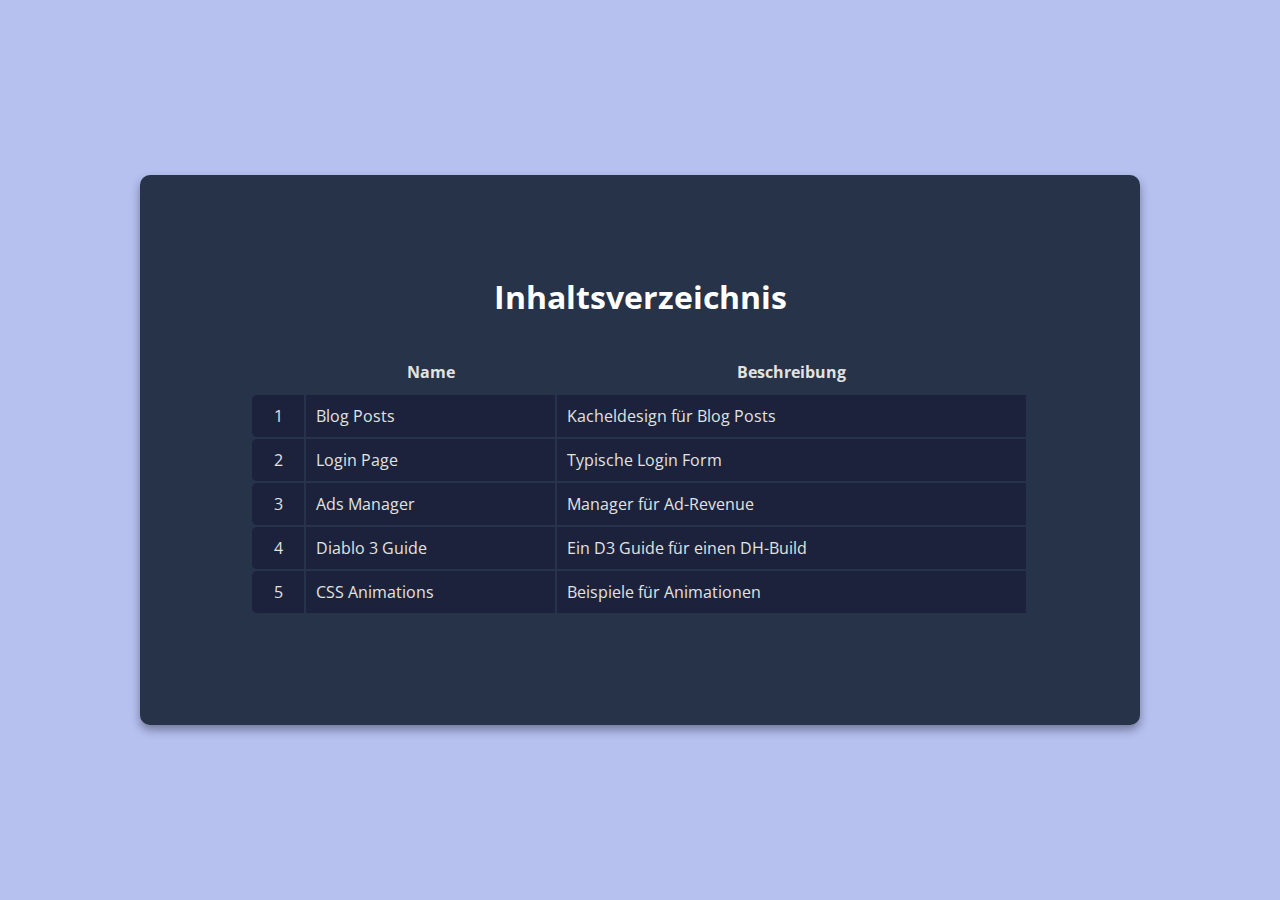
<file: index.html>
<!DOCTYPE html>
<html lang="de">
<head>
  <meta charset="UTF-8">
  <meta name="viewport" content="width=device-width, initial-scale=1.0">
  <link rel="stylesheet" 
  href="https://cdnjs.cloudflare.com/ajax/libs/font-awesome/5.13.1/css/all.min.css" 
  integrity="sha512-xA6Hp6oezhjd6LiLZynuukm80f8BoZ3OpcEYaqKoCV3HKQDrYjDE1Gu8ocxgxoXmwmSzM4iqPvCsOkQNiu41GA==" 
  crossorigin="anonymous" />
  <link rel="stylesheet" href="style.css">
  <title>Verzeichnis</title>
</head>
<body>
  <div class="container">
    <h1>Inhaltsverzeichnis</h1>
    <table>
      <thead>
        <tr>
          <th></th>
          <th>Name</th>
          <th>Beschreibung</th>
        </tr>
      </thead>
      <tbody>
        <tr>
          <td>1</td>
          <td>Blog Posts</td>
          <td>Kacheldesign für Blog Posts</td>
          <td class="btn">
            <a href="./1_blog-posts/index.html">
              <button><i class='fas fa-arrow-circle-right'></i></button>
            </a>
          </td>
        </tr>
        <tr>
          <td>2</td>
          <td>Login Page</td>
          <td>Typische Login Form</td>
          <td class="btn">
            <a href="./2_login-page/index.html">
              <button><i class='fas fa-arrow-circle-right'></i></button>
            </a>
          </td>
        </tr>
        <tr>
          <td>3</td>
          <td>Ads Manager</td>
          <td>Manager für Ad-Revenue</td>
          <td class="btn">
            <a href="./3_ads-manager/index.html">
              <button><i class='fas fa-arrow-circle-right'></i></button>
            </a>
          </td>
        </tr>
        <tr>
          <td>4</td>
          <td>Diablo 3 Guide</td>
          <td>Ein D3 Guide für einen DH-Build</td>
          <td class="btn">
            <a href="./4_d3-guide/index.html">
              <button><i class='fas fa-arrow-circle-right'></i></button>
            </a>
          </td>
          </a>
        </tr>
        <tr>
          <td>5</td>
          <td>CSS Animations</td>
          <td>Beispiele für Animationen</td>
          <td class="btn">
            <a href="./5_CSS-Animations/index.html">
              <button><i class='fas fa-arrow-circle-right'></i></button>
            </a>
          </td>
          </a>
        </tr>
      </tbody>
    </table>
  </div>
</body>
</html>
</file>
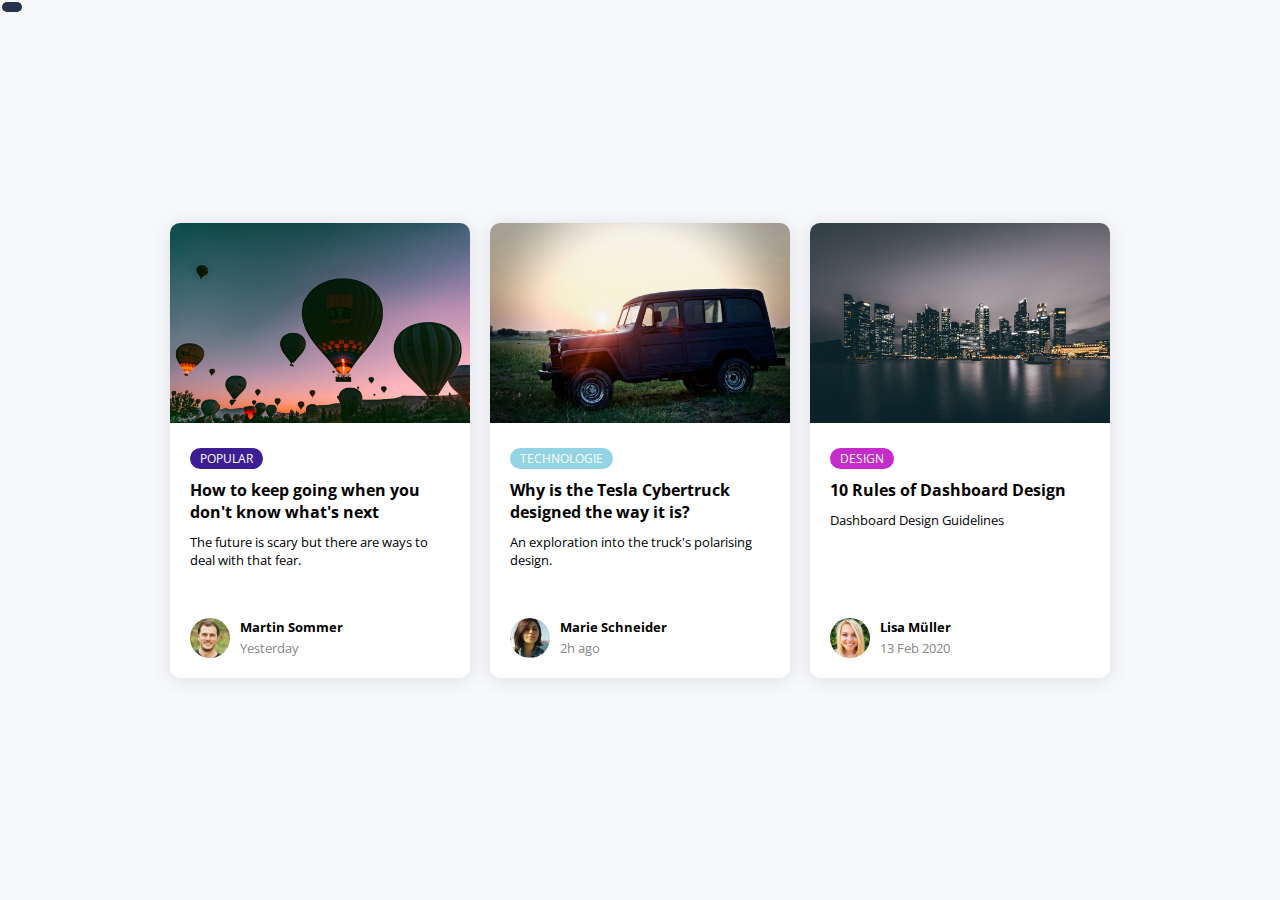
<file: 1_blog-posts/index.html>
<!DOCTYPE html>
<html lang="de">
<head>
  <meta charset="UTF-8">
  <meta name="viewport" content="width=device-width, initial-scale=1.0">
  <link rel="stylesheet" 
    href="https://cdnjs.cloudflare.com/ajax/libs/font-awesome/5.13.1/css/all.min.css" 
    integrity="sha512-xA6Hp6oezhjd6LiLZynuukm80f8BoZ3OpcEYaqKoCV3HKQDrYjDE1Gu8ocxgxoXmwmSzM4iqPvCsOkQNiu41GA==" 
    crossorigin="anonymous"/>
  <link rel="stylesheet" href="style.css">
  <title>Blog Cards</title>
</head>
<body>
  <a class="backButton" href="../index.html"><i class="fas fa-arrow-circle-left"></i></a>
  <div class="container">
    <div class="card">
      <div class="card-header">
        <img src="./images/ballons.jpeg" alt="Ballons">
      </div>
      <div class="card-body">
        <span class="tag tag-purple">Popular</span>
        <h4>How to keep going when you don't know what's next</h4>
        <p>The future is scary but there are ways to deal with that fear.</p>

        <div class="user">
          <img src="./images/user-2.jpg" alt="user 2">
          <div class="user-info">
            <h5>Martin Sommer</h5>
            <small>Yesterday</small>
          </div>
        </div>
      </div>
    </div>
    <div class="card">
      <div class="card-header">
        <img src="./images/rover.jpeg" alt="Rover">
      </div>
      <div class="card-body">
        <span class="tag tag-teal">Technologie</span>
        <h4>Why is the Tesla Cybertruck designed the way it is?</h4>
        <p>An exploration into the truck's polarising design.</p>

        <div class="user">
          <img src="./images/user-1.jpg" alt="user 1">
          <div class="user-info">
            <h5>Marie Schneider</h5>
            <small>2h ago</small>
          </div>
        </div>
      </div>
    </div>
    <div class="card">
      <div class="card-header">
        <img src="./images/city.jpeg" alt="City">
      </div>
      <div class="card-body">
        <span class="tag tag-pink">Design</span>
        <h4>10 Rules of Dashboard Design</h4>
        <p>Dashboard Design Guidelines</p>

        <div class="user">
          <img src="./images/user-3.jpg" alt="user 3">
          <div class="user-info">
            <h5>Lisa Müller</h5>
            <small>13 Feb 2020</small>
          </div>
        </div>
      </div>
    </div>
  </div>
</body>
</html>
</file>
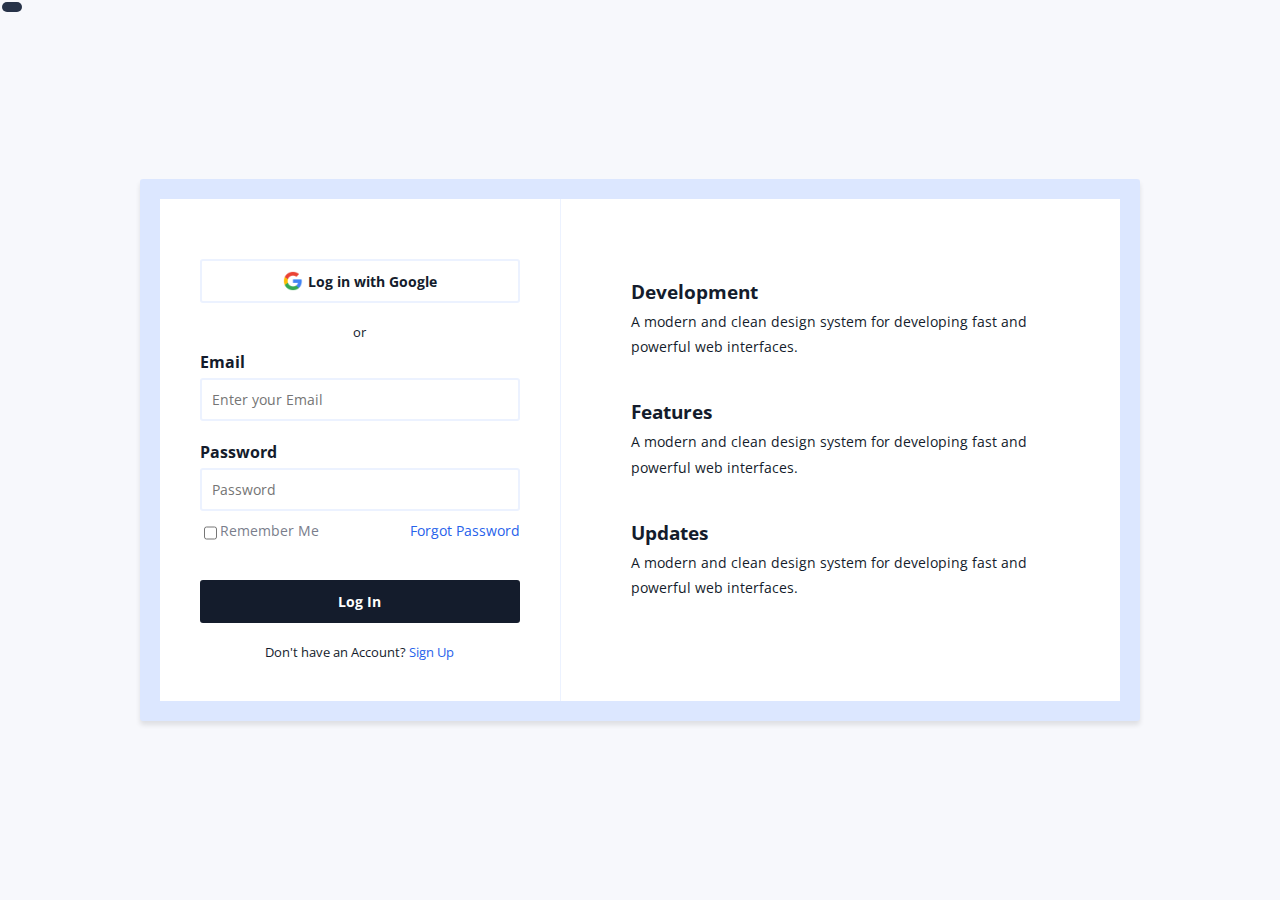
<file: 2_login-page/index.html>
<!DOCTYPE html>
<html lang="de">
<head>
  <meta charset="UTF-8">
  <meta name="viewport" content="width=device-width, initial-scale=1.0">
  <link rel="stylesheet" href="style.css">
  <link rel="stylesheet" href="https://cdnjs.cloudflare.com/ajax/libs/font-awesome/5.13.1/css/all.min.css" integrity="sha512-xA6Hp6oezhjd6LiLZynuukm80f8BoZ3OpcEYaqKoCV3HKQDrYjDE1Gu8ocxgxoXmwmSzM4iqPvCsOkQNiu41GA==" crossorigin="anonymous" />
  <title>Login</title>
</head>
<body>
  <a class="backButton" href="../index.html"><i class="fas fa-arrow-circle-left"></i></a>
  <div class="container">
    <form>
      <button class="btn btn-ghost">
        <img src="./images/google.png" alt="Google-Logo">
        Log in with Google
      </button>
      <small>or</small>
      <div class="form-control">
        <label for="email">Email</label>
        <input type="email" id="email" placeholder="Enter your Email">
      </div>
      <div class="form-control">
        <label for="password">Password</label>
        <input type="password" id="password" placeholder="Password">
      </div>
      <div class="checkbox-container">
        <input type="checkbox" id="remember">
        <label for="remember">Remember Me</label>
        
        <a href="">Forgot Password</a>
      </div>
      <button class="btn">Log In</button>
      <small>Don't have an Account? <a href="">Sign Up</a></small>
    </form>
    <div class="features">
      <div class="feature">
        <i class="fas fa-code"></i>
        <h3>Development</h3>
        <p>A modern and clean design system for developing fast and powerful
          web interfaces.</p>
      </div>
      <div class="feature">
        <i class="fas fa-gift"></i>
        <h3>Features</h3>
        <p>A modern and clean design system for developing fast and powerful
          web interfaces.</p>
      </div>
      <div class="feature">
        <i class="fas fa-edit"></i>
        <h3>Updates</h3>
        <p>A modern and clean design system for developing fast and powerful
          web interfaces.</p>
      </div>
    </div>
  </div>
</body>
</html>
</file>
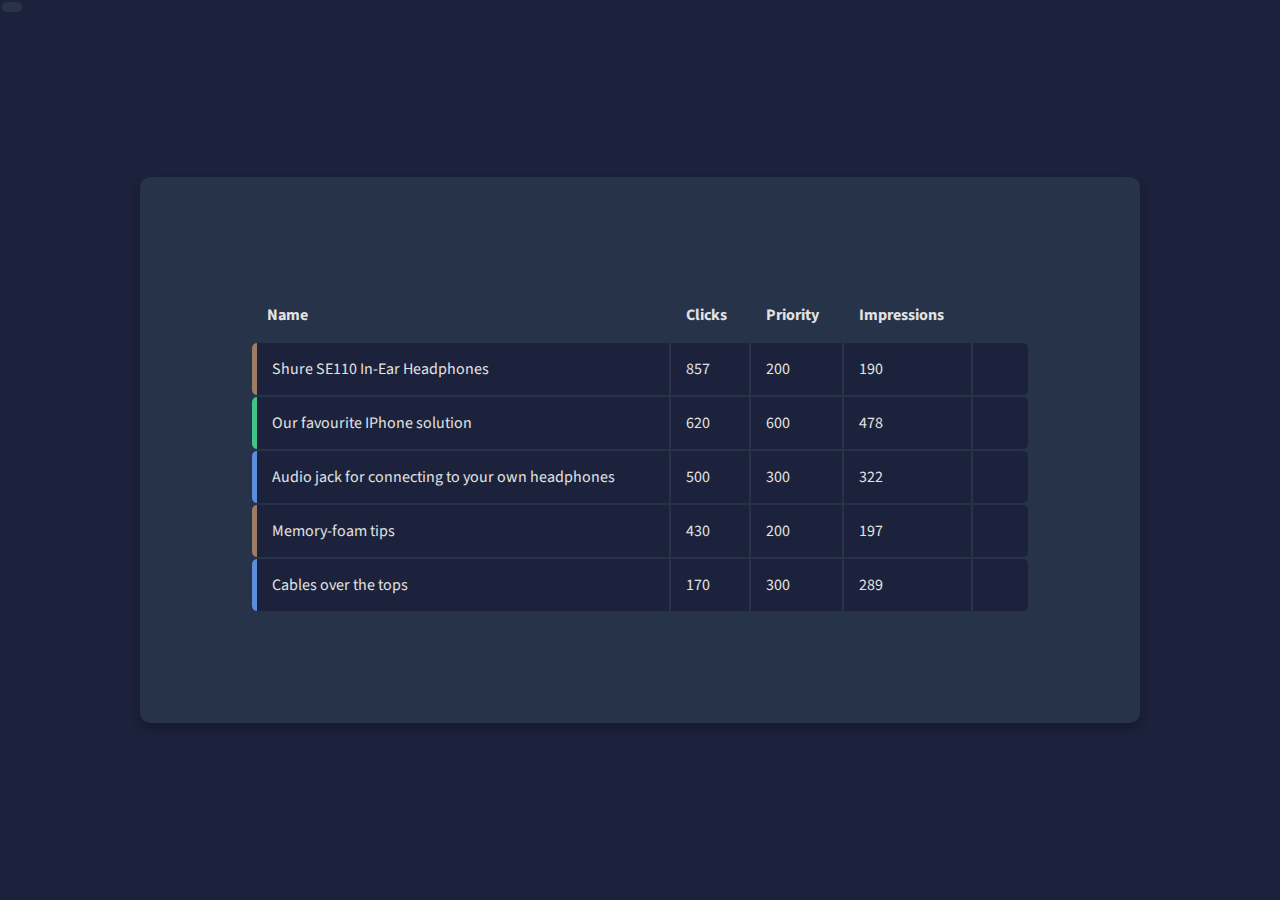
<file: 3_ads-manager/index.html>
<!DOCTYPE html>
<html lang="de">
<head>
  <meta charset="UTF-8">
  <meta name="viewport" content="width=device-width, initial-scale=1.0">
  <link rel="stylesheet" href="style.css">
  <link rel="stylesheet" 
    href="https://cdnjs.cloudflare.com/ajax/libs/font-awesome/5.13.1/css/all.min.css" 
    integrity="sha512-xA6Hp6oezhjd6LiLZynuukm80f8BoZ3OpcEYaqKoCV3HKQDrYjDE1Gu8ocxgxoXmwmSzM4iqPvCsOkQNiu41GA==" 
    crossorigin="anonymous"/>
  
  <title>Ads Manager</title>
</head>
<body>
  <a class="backButton" href="../index.html"><i class="fas fa-arrow-circle-left"></i></a>
  <div class="container">
    <table>
      <thead>
        <tr>
          <th>Name</th>
          <th>Clicks</th>
          <th>Priority</th>
          <th>Impressions</th>
          <th></th>
        </tr>
      </thead>
      <tbody>
        <tr class="priority-200">
          <td>Shure SE110 In-Ear Headphones</td>
          <td>857</td>
          <td><i class="fas fa-circle"></i> 200</td>
          <td>190</td>
          <td>
            <button class="delete"><i class="fas fa-trash"></i></button>
          </td>
        </tr>
        <tr class="priority-600">
          <td>Our favourite IPhone solution</td>
          <td>620</td>
          <td><i class="fas fa-circle"></i> 600</td>
          <td>478</td>
          <td>
            <button class="delete"><i class="fas fa-trash"></i></button>
          </td>
        </tr>
        <tr class="priority-300">
          <td>Audio jack for connecting to your own headphones</td>
          <td>500</td>
          <td><i class="fas fa-circle"></i> 300</td>
          <td>322</td>
          <td>
            <button class="delete"><i class="fas fa-trash"></i></button>
          </td>
        </tr>
        <tr class="priority-200">
          <td>Memory-foam tips</td>
          <td>430</td>
          <td><i class="fas fa-circle"></i> 200</td>
          <td>197</td>
          <td>
            <button class="delete"><i class="fas fa-trash"></i></button>
          </td>
        </tr>
        <tr class="priority-300">
          <td>Cables over the tops</td>
          <td>170</td>
          <td><i class="fas fa-circle"></i> 300</td>
          <td>289</td>
          <td>
            <button class="delete"><i class="fas fa-trash"></i></button>
          </td>
        </tr>
      </tbody>
    </table>
  </div>
</body>
</html>
</file>
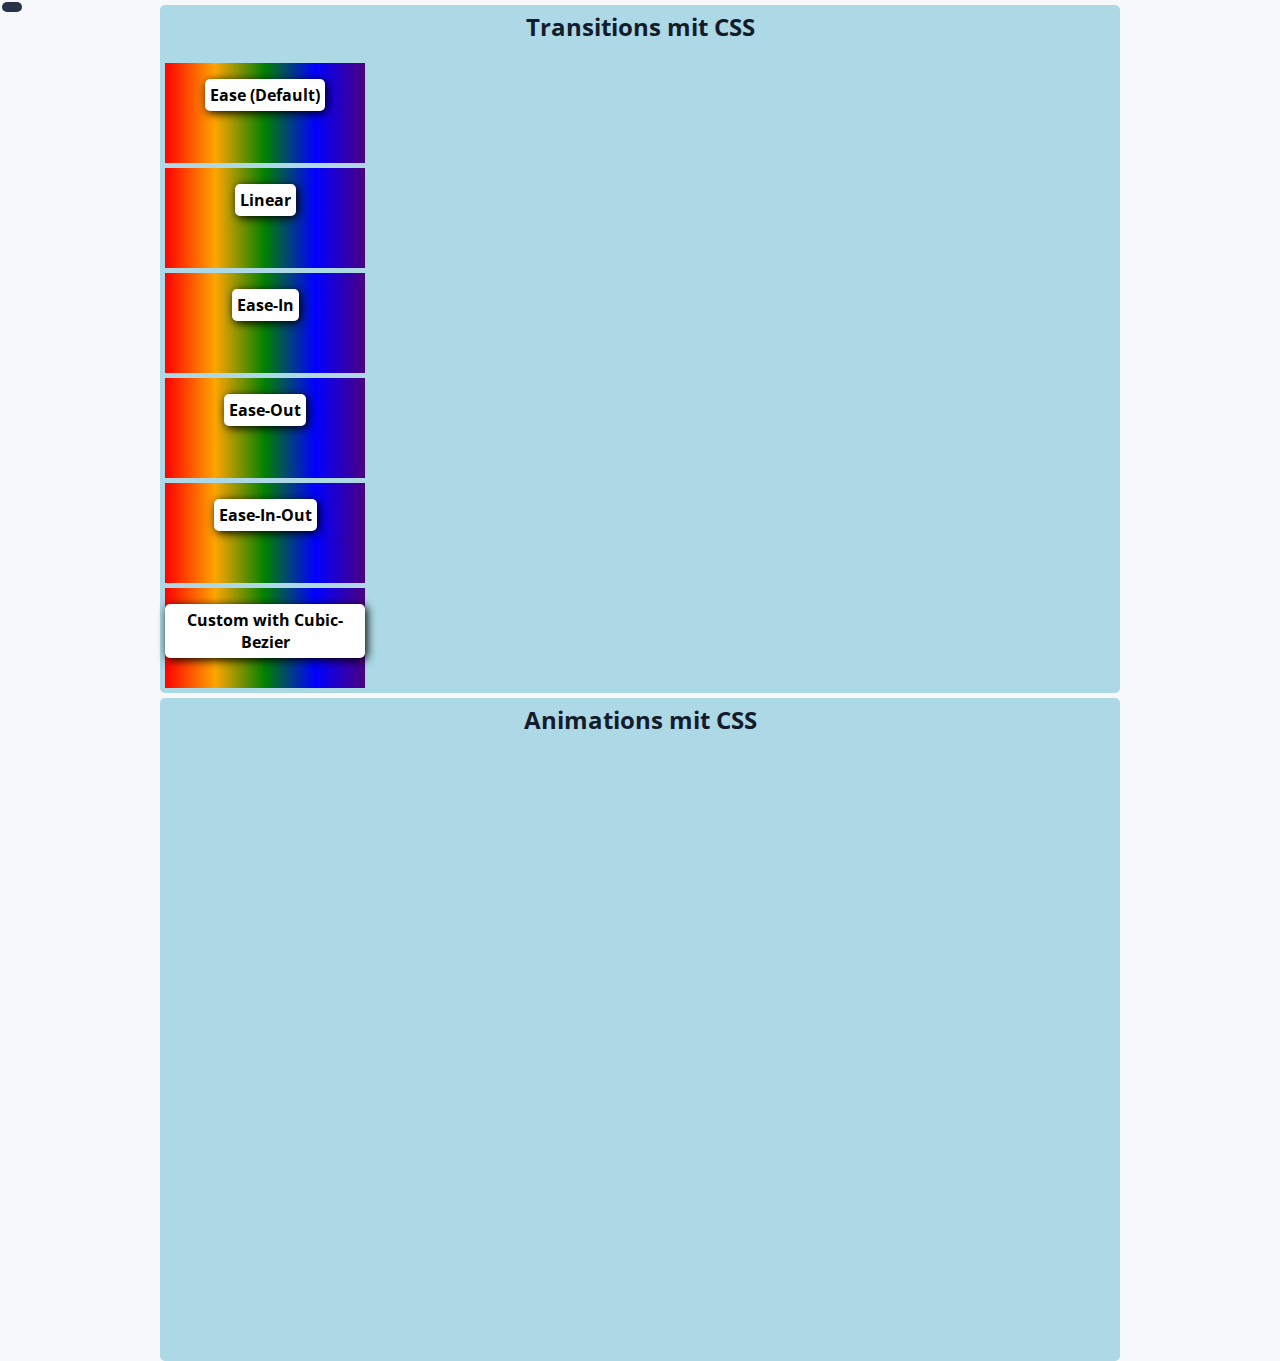
<file: 5_CSS-Animations/index.html>
<!DOCTYPE html>
<html lang="de" dir="ltr">
<head>
  <meta charset="UTF-8">
  <meta name="viewport" content="width=device-width, initial-scale=1.0">
  <link rel="stylesheet" 
    href="https://cdnjs.cloudflare.com/ajax/libs/font-awesome/5.13.1/css/all.min.css" 
    integrity="sha512-xA6Hp6oezhjd6LiLZynuukm80f8BoZ3OpcEYaqKoCV3HKQDrYjDE1Gu8ocxgxoXmwmSzM4iqPvCsOkQNiu41GA==" 
    crossorigin="anonymous"/>
  <link rel="stylesheet" href="style.css">
  <title>CSS-Animations</title>
</head>
<body>
  <a class="backButton" href="../index.html"><i class="fas fa-arrow-circle-left"></i></a>
  <div class="container">
    <!-- Transitions -->
    <div class="transition">
      <h2>Transitions mit CSS</h2>
      <div class="wrapper">
        <div class="ease"><p>Ease (Default)</p></div>
        <div class="linear"><p>Linear</p></div>
        <div class="ease-in"><p>Ease-In</p></div>
        <div class="ease-out"><p>Ease-Out</p></div>
        <div class="ease-in-out"><p>Ease-In-Out</p></div>
        <div class="cubic-bezier"><p>Custom with Cubic-Bezier</p></div>
      </div>
    </div>
    <!-- Animations -->
    <div class="animation">
      <h2>Animations mit CSS</h2>
      <div class="box1">
        <div class="radius">
          <div class="ball"><i class="far fa-futbol"></i></div>
        </div>
      </div>
      <div class="box2"></div>
    </div>
  </div>
</body>
</html>
</file>
<file: style.css>
@import url('https://fonts.googleapis.com/css2?family=Open+Sans:wght@400;600&display=swap');

* {
  box-sizing: border-box;
}

body {
  background-color: #b6c1f0;
  font-family: 'Open Sans', sans-serif;
  display: flex;
  align-items: center;
  justify-content: center;
  height: 100vh;
  margin: 0;
}

.container {
  background-color: #273349;
  border-radius: 10px;
  box-shadow: 0 5px 10px rgba(12, 16, 31, 0.4);
  padding: 100px;
  margin: auto;
  width: 1000px;
}

h1 {
  color: #fff;
  text-align: center;
  margin-top: 0;
  transition: transform 1000ms;
}

h1:hover {
  transform: skewX(-20deg)
}

table {
  color: #e2e2e2;
  padding: 10px;
  width: 100%;
}

table th,
table td {
  padding: 10px;
}

tbody tr {
  background-color: #1c223b;
  transition: background-color 500ms;
}

tbody tr:hover {
  background-color: #121b31;
  box-shadow: 0 3px 5px rgba(0, 0, 0, 0.2);
}

tbody tr td:first-of-type {
  border-top-left-radius: 5px;
  border-bottom-left-radius: 5px;
  text-align: center;
  transform: matrix();
}

tbody tr td:last-of-type {
  border-top-right-radius: 5px;
  border-bottom-right-radius: 5px;
  text-align: center;
}

button {
  cursor: pointer;
  background-color: transparent;
  border: 0;
  font-size: 24px;
  color: #fff;
  width: 100%;
  height: 100%;
  padding: 0;
  margin: 0;
  transition: transform 300ms, color 300ms;
}

button:hover {
  color: green;
  transform: scale(1.2);
}

.btn {
  background-color: transparent;
  border: 0;
  padding: 0;
  margin: 0;
  font-size: 24px;
  color: #fff;
}

td a {
  width: 100%;
  height: 100%;
  display: inline-block;
}
</file>
<file: 1_blog-posts/style.css>
@import url('https://fonts.googleapis.com/css2?family=Open+Sans:wght@400;600&display=swap');

* {
  box-sizing: border-box;
}

body {
  background-color: #f7f8fc;
  font-family: 'Open Sans', sans-serif;
  display: flex;
  align-items: center;
  justify-content: center;
  height: 100vh;
  margin: 0;
}

.container {
  display: grid;
  grid-template-columns: repeat(3, 1fr);
  gap: 20px;
  width: 940px;
  margin: auto;
}

.card {
  background-color: #fff;
  border-radius: 10px;
  box-shadow: 0 2px 20px rgba(0, 0, 0, 0.1);
  overflow: hidden;
  width: 300px;
}

.card-header img {
  width: 100%;
  height: 200px;
  object-fit: cover;
}

.card-body {
  display: flex;
  flex-direction: column;
  align-items: start;
  padding: 20px;
  min-height: 250px;
}

.tag {
  background: #777;
  border-radius: 50px;
  font-size: 12px;
  margin: 0;
  color: #fff;
  padding: 2px 10px;
  text-transform: uppercase;
}

.tag-teal {
  background-color: #92d4e4;
}

.tag-purple {
  background-color: #3d1d94;
}

.tag-pink {
  background-color: #c62bcb;
}

.card-body h4 {
  margin: 10px 0;
}

.card-body p {
  font-size: 13px;
  margin: 0 0 40px;
}

.user {
  display: flex;
  margin-top: auto;
}

.user img {
  width: 40px;
  height: 40px;
  border-radius: 50%;
  margin-right: 10px;
}

.user-info h5 {
  margin: 0;
}

.user-info small {
  color: #888785;
}

.backButton {
  position: absolute;
  top: 0;
  left: 0;
  background-color: #273349;
  border: none;
  border-radius: 5px;
  color: white;
  padding: 5px 10px;
  text-align: center;
  text-decoration: none;
  display: inline-block;
  font-size: 36px;
  margin: 2px 2px;
  cursor: pointer;
  transition: transform 300ms;
}

.backButton:hover {
  color: green;
  transform: scale(1.1);
}

@media (max-width: 940px) {
  .container {
    grid-template-columns: 1fr;
    justify-items: center;
  }
}
</file>
<file: 2_login-page/style.css>
@import url('https://fonts.googleapis.com/css2?family=Open+Sans:wght@400;600&display=swap');

* {
  box-sizing: border-box;
}

body {
  background-color: #f7f8fc;
  color: #141c2c;
  font-family: 'Open Sans', sans-serif;
  display: flex;
  align-items: center;
  justify-content: center;
  height: 100vh;
  margin: 0;
}

a {
  color: #2762eb;
  text-decoration: none;
}

.container {
  background-color: #fff;
  border-radius: 3px;
  border: 20px solid #dce7ff;
  width: 1000px;
  max-width: 100%;
  display: flex;
  box-shadow: 0 4px 5px rgba(0, 0, 0, 0.1);
}

form {
  border-right: 1px solid #ecf2ff;
  display: flex;
  flex-direction: column;
  align-items: center;
  justify-content: center;
  padding: 40px;
  flex: 1;
}

.form-control {
  margin: 10px 0;
  width: 100%;
}

label {
  display: inline-block;
  font-weight: bold;
  margin-bottom: 5px;
}

input:not([type='checkbox']) {
  background-color: transparent;
  border: 2px solid #ecf2ff;
  border-radius: 3px;
  font-family: inherit;
  font-size: 14px;
  padding: 10px;
  width: 100%;
}

.checkbox-container {
  display: flex;
  justify-content: space-between;
  font-size: 14px;
  margin-bottom: 15px;
  width: 100%;
}

.checkbox-container label {
  color: #7a7e8c;
  font-weight: normal;
}

.checkbox-container a {
  margin-left: auto;

}

.btn {
  cursor: pointer;
  background-color: #141c2c;
  border: 2px solid #141c2c;
  border-radius: 3px;
  color: #fff;
  display: flex;
  align-items: center;
  justify-content: center;
  font-family: inherit;
  font-weight: bold;
  font-size: 14px;
  padding: 10px;
  margin: 20px 0;
  width: 100%;
}

.btn-ghost {
  background-color: transparent;
  border-color: #ecf2ff;
  color: #141c2c;
}

.btn img {
  margin-right: 5px;
  width: 20px;

}

.features {
  flex: 1.5;
  padding: 40px;
}

.feature {
  padding-left: 30px;
  position: relative;
  margin: 40px 0;
}

.feature i {
  color: #2762eb;
  position: absolute;
  top: 5px;
  left: 0;
}

.feature h3 {
  margin: 0;
}

.feature p {
  font-size: 14px;
  line-height: 1.8;
  margin: 5px 0;
}

.backButton {
  position: absolute;
  top: 0;
  left: 0;
  background-color: #273349;
  border: none;
  border-radius: 5px;
  color: white;
  padding: 5px 10px;
  text-align: center;
  text-decoration: none;
  display: inline-block;
  font-size: 36px;
  margin: 2px 2px;
  cursor: pointer;
  transition: transform 300ms;
}

.backButton:hover {
  color: green;
  transform: scale(1.1);
}

@media(max-width: 768px) {
  .container {
    flex-direction: column;
  }
  form {
    border-right: 0;
  }
}
</file>
<file: 3_ads-manager/style.css>
@import url('https://fonts.googleapis.com/css2?family=Source+Sans+Pro:wght@200;600&display=swap');

* {
  box-sizing: border-box;
}

body {
  background-color: #1c223b;
  color: #fff;
  font-family: 'Source Sans Pro', sans-serif;
  display: flex;
  align-items: center;
  justify-content: center;
  height: 100vh;
  margin: 0;
}

.container {
  background-color: #273349;
  border-radius: 10px;
  box-shadow: 0 5px 10px rgba(12, 16, 31, 0.4);
  padding: 100px;
  margin: auto;
  width: 1000px;
}

table {
  color: #e2e2e2;
  padding: 10px;
  width: 100%;
}

table th,
table td {
  padding: 15px;
  text-align: left;
}

table tbody tr {
  background-color: #1c223b;
}

table tbody tr:hover {
  background-color: #121b31;
  box-shadow: 0 3px 5px rgba(0, 0, 0, 0.2);
}

table tbody tr td:first-of-type {
  border-top-left-radius: 5px;
  border-bottom-left-radius: 5px;
}

table tbody tr td:last-of-type {
  border-top-right-radius: 5px;
  border-bottom-right-radius: 5px;
  text-align: center;
}

table tbody tr.priority-200 td:first-of-type {
  border-left: 5px solid #9c7c64;
}

table tbody tr.priority-300 td:first-of-type {
  border-left: 5px solid #5c8cdc;
}

table tbody tr.priority-600 td:first-of-type {
  border-left: 5px solid #40c587;
}

table tbody tr td .fa-circle {
  transform: scale(0.5);
}

table tbody tr.priority-200 td .fa-circle {
  color: #9c7c64;
}

table tbody tr.priority-300 td .fa-circle {
  color: #5c8cdc;
}

table tbody tr.priority-600 td .fa-circle {
  color: #40c587;
}

.delete {
  cursor: pointer;
  background-color: #242c4c;
  border: 0;
  border-radius: 2px;
  color: #909090;
  font-size: 16px; /* Größe des Symbols */
  padding: 5px 10px;
  opacity: 0;
}

table tbody tr:hover .delete {
  opacity: 1;
}

.backButton {
  position: absolute;
  top: 0;
  left: 0;
  background-color: #273349;
  border: none;
  border-radius: 5px;
  color: white;
  padding: 5px 10px;
  text-align: center;
  text-decoration: none;
  display: inline-block;
  font-size: 36px;
  margin: 2px 2px;
  cursor: pointer;
  transition: transform 300ms;
}

.backButton:hover {
  color: green;
  transform: scale(1.1);
}

@media(max-width: 768px) {
  .container {
    padding: 20px;
  }

  table tbody tr .delete {
    opacity: 1;
  }

  table th:nth-of-type(3),
  table td:nth-of-type(3) {
    display: none;
  }
}
</file>
<file: 5_CSS-Animations/style.css>
@import url('https://fonts.googleapis.com/css2?family=Open+Sans:wght@400;600&display=swap');

* {
  box-sizing: border-box;
}

body {
  background-color: #f7f8fc;
  color: #141c2c;
  font-family: 'Open Sans', sans-serif;
  display: flex;
  /*align-items: center;*/
  justify-content: center;
  height: 100vh;
  margin: 0;
}

.backButton {
  position: absolute;
  top: 0;
  left: 0;
  background-color: #273349;
  border: none;
  border-radius: 5px;
  color: white;
  padding: 5px 10px;
  text-align: center;
  text-decoration: none;
  display: inline-block;
  font-size: 36px;
  margin: 2px 2px;
  cursor: pointer;
  transition: transform 300ms;
}

.backButton:hover {
  color: green;
  transform: scale(1.1);
}

/*######################
#  2D & 3D Transforms  #
########################
 CSS transforms allow you to move, rotate, scale, and skew elements.

 2D-Transform Methods:
  translate() <- Moves Element from its current position (left,top)
  rotate()
  scaleX()
  scaleY()
  scale()
  skewX()
  skewY()
  skew()
  matrix() <- Combines all 2D-Transform Methods in one

 3D Transform Methods:
  rotateX()
  rotateY()
  rotateZ()

 Syntax:
  transform: matrix(1, -0.3, 0, 1, 0, 0); <- scaleX(),skewY(),skewX(),scaleY(),translateX(),translateY()
*/

/*###############
#  Transitions  #
#################
 CSS transitions allows you to change property values smoothly, over a given duration.
 To create a transition effect, you must specify two things:
  -the CSS property you want to add an effect to
  -the duration of the effect

 Transition Properties:
  transition <- Combines property & duration.
  transition-delay
  transition-duration
  transition-property
  transition-timing-function <- args: ease(default), linear, ease-in, ease-out, ease-in-out, cubic-bezier(n,n,n,n)

 Syntax:
  div {
    width: 20px;
    height: 20px;
    transition: width 500ms, height 500ms;
  }
  div:hover {
    width: 40px;
    height: 60px;
  }
*/

/*##############
#  Animations  #
################
 An animation lets an element gradually change from one style to another.
 You can change as many CSS properties you want, as many times you want.
 To use CSS animation, you must first specify some keyframes for the animation.
 Keyframes hold what styles the element will have at certain times.

 Animation Properties:
  @keyframes  <-args: from{} & to{} or more Keyframes in Percent
  animation-name
  animation-duration
  animation-delay
  animation-iteration-count  <-args: number|infinite
  animation-direction  <-agrs: normal|reverse|alternate|alternate-reverse
  animation-timing-function  <-args: ease|linear|ease-in|ease-out|ease-in-out|cubic-bezier(n,n,n,n)
  animation-fill-mode  <-args: none|forwards|backwards|both
  animation  <-Combines: name, duration, timing-function, delay, iteration-count, direction

 Syntax:
  div {
    width: 100px;
    height: 100px;
    background-color: red;
    position: relative;
    animation: example 5s linear 2s infinite alternate;
  }

  @keyframes example {
    0% {background-color:red; left:0px; top:0px;}
    50%  {background-color:blue; left:200px; top:200px;}
    100% {background-color:red; left:0px; top:0px;}
  }
*/

.container {
  /*display: flex;
  flex-direction: column;*/
  width: 960px;
  text-align: center;
}

h2 {
  margin-top: 0;
}

/* Transitions */
.transition {
  background-color: lightblue;
  border-radius: 5px;
  padding: 5px 5px;
  margin-top: 5px;
}

.transition .wrapper div {
  background-image: linear-gradient(to right,red,orange,green,blue,indigo);
  width: 200px;
  height: 100px;
  margin-top: 5px;
}

.transition p {
  display: inline-block;
  padding: 5px 5px;
  border-radius: 5px;
  box-shadow: 2px 2px 10px black;
  background-color: white;

  font-weight: bold;
  color: black;
}

.ease {
  transition: width 2s ease;
}

.linear {
  transition: width 2s linear;
}

.ease-in {
  transition: width 2s ease-in;
}

.ease-out {
  transition: width 2s ease-out;
}

.ease-in-out {
  transition: width 2s ease-in-out;
}

.cubic-bezier {
  transition: width 2s cubic-bezier(0.3, 1, 0.6, 2);
}

.transition .wrapper:hover div {
  width: 100%;
}


/* Animations */
.animation {
  background-color: lightblue;
  border-radius: 5px;
  margin: 5px 0 5px;
  padding: 5px 5px;
  width: 100%;
}

.box1 {
  width: 100%;
  height: 600px;
}

.radius {
  /*background-color: red;*/
  position: relative;
  top: 50px;
  left: 450px;
  width: 50px;
  height: 190px;
  animation: rotate 2s ease-in-out forwards infinite;
  transform-origin: bottom center;
}

.ball {
  border-radius: 50%;
  height: 50px;
  width: 50px;
  display: flex;
  align-items: center;
  justify-content: center;
}

.ball i {
  font-size: 36px;
  transform: rotate(90deg);
}


@keyframes rotate {
  0% {
    transform: rotate(-90deg);
  }

  50% {
    transform: rotate(90deg);
  }

  100% {
    transform: rotate(-90deg);
  }
}
</file>
